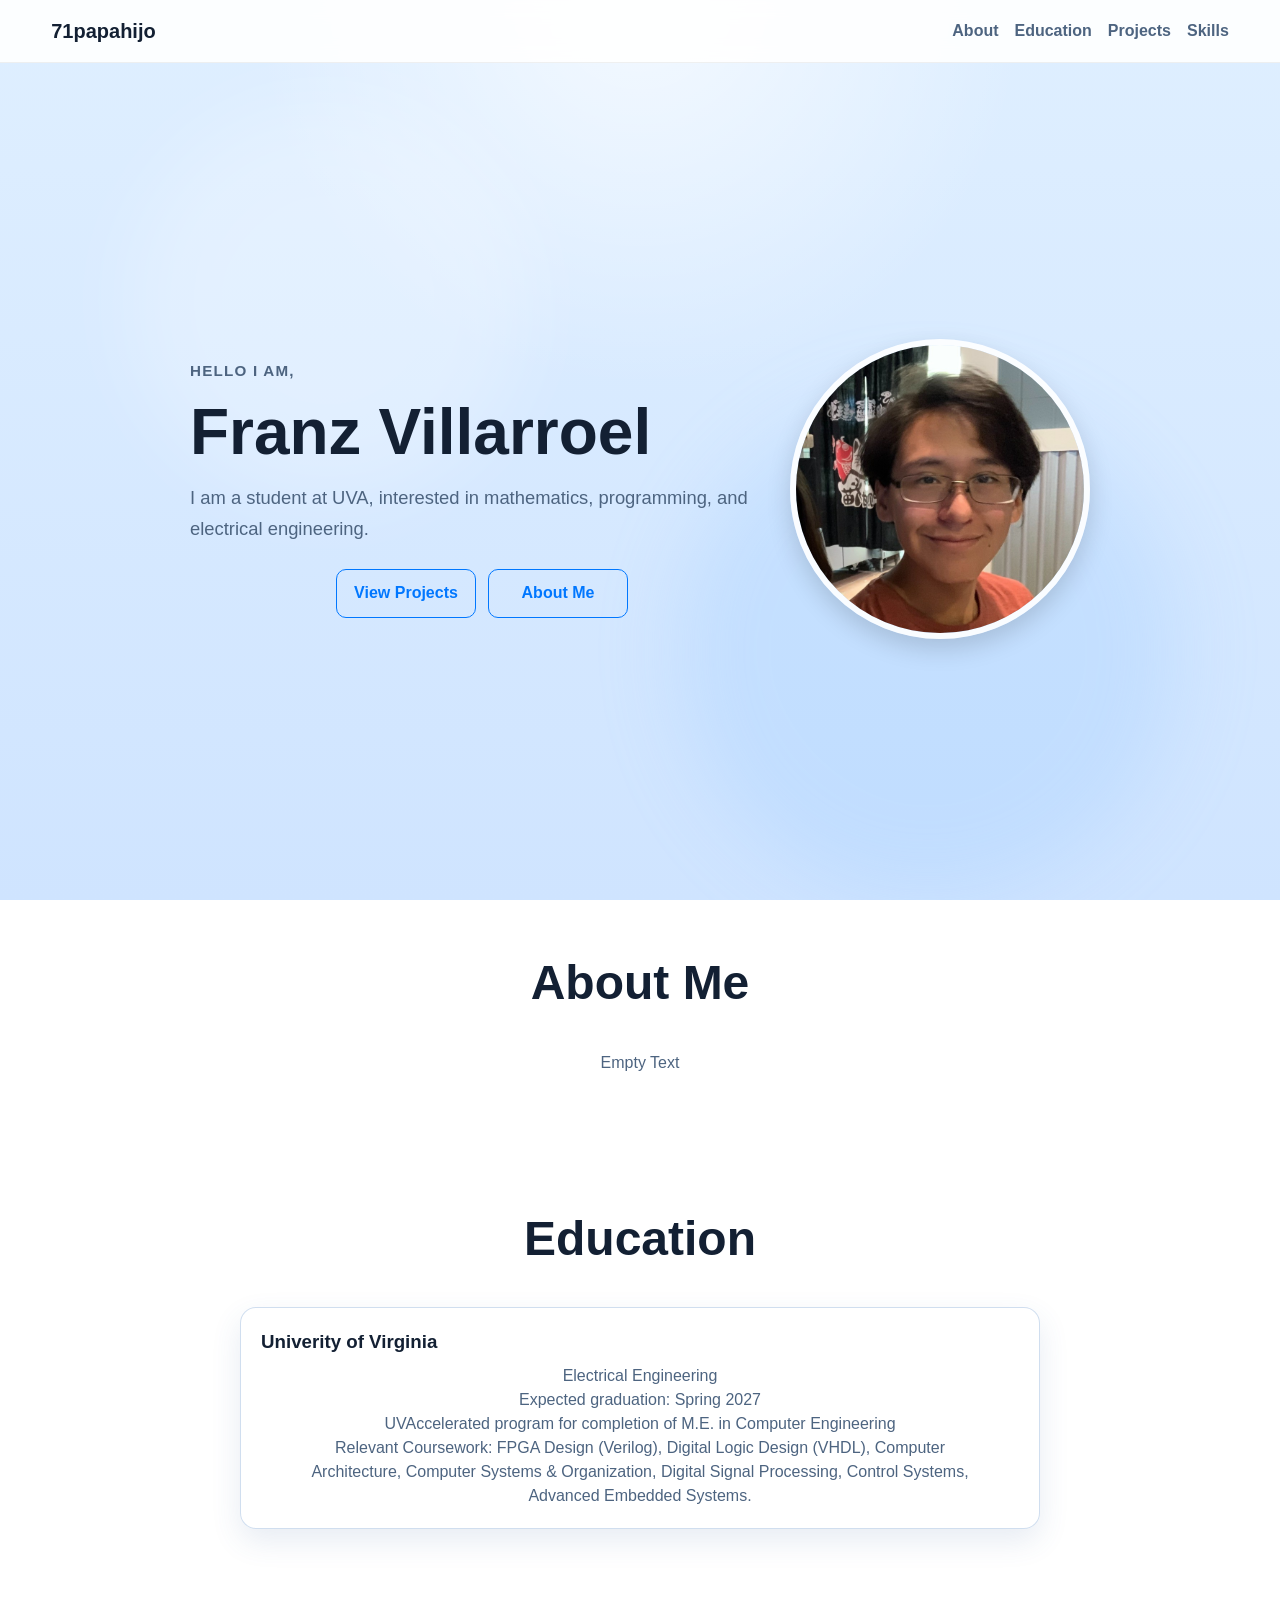
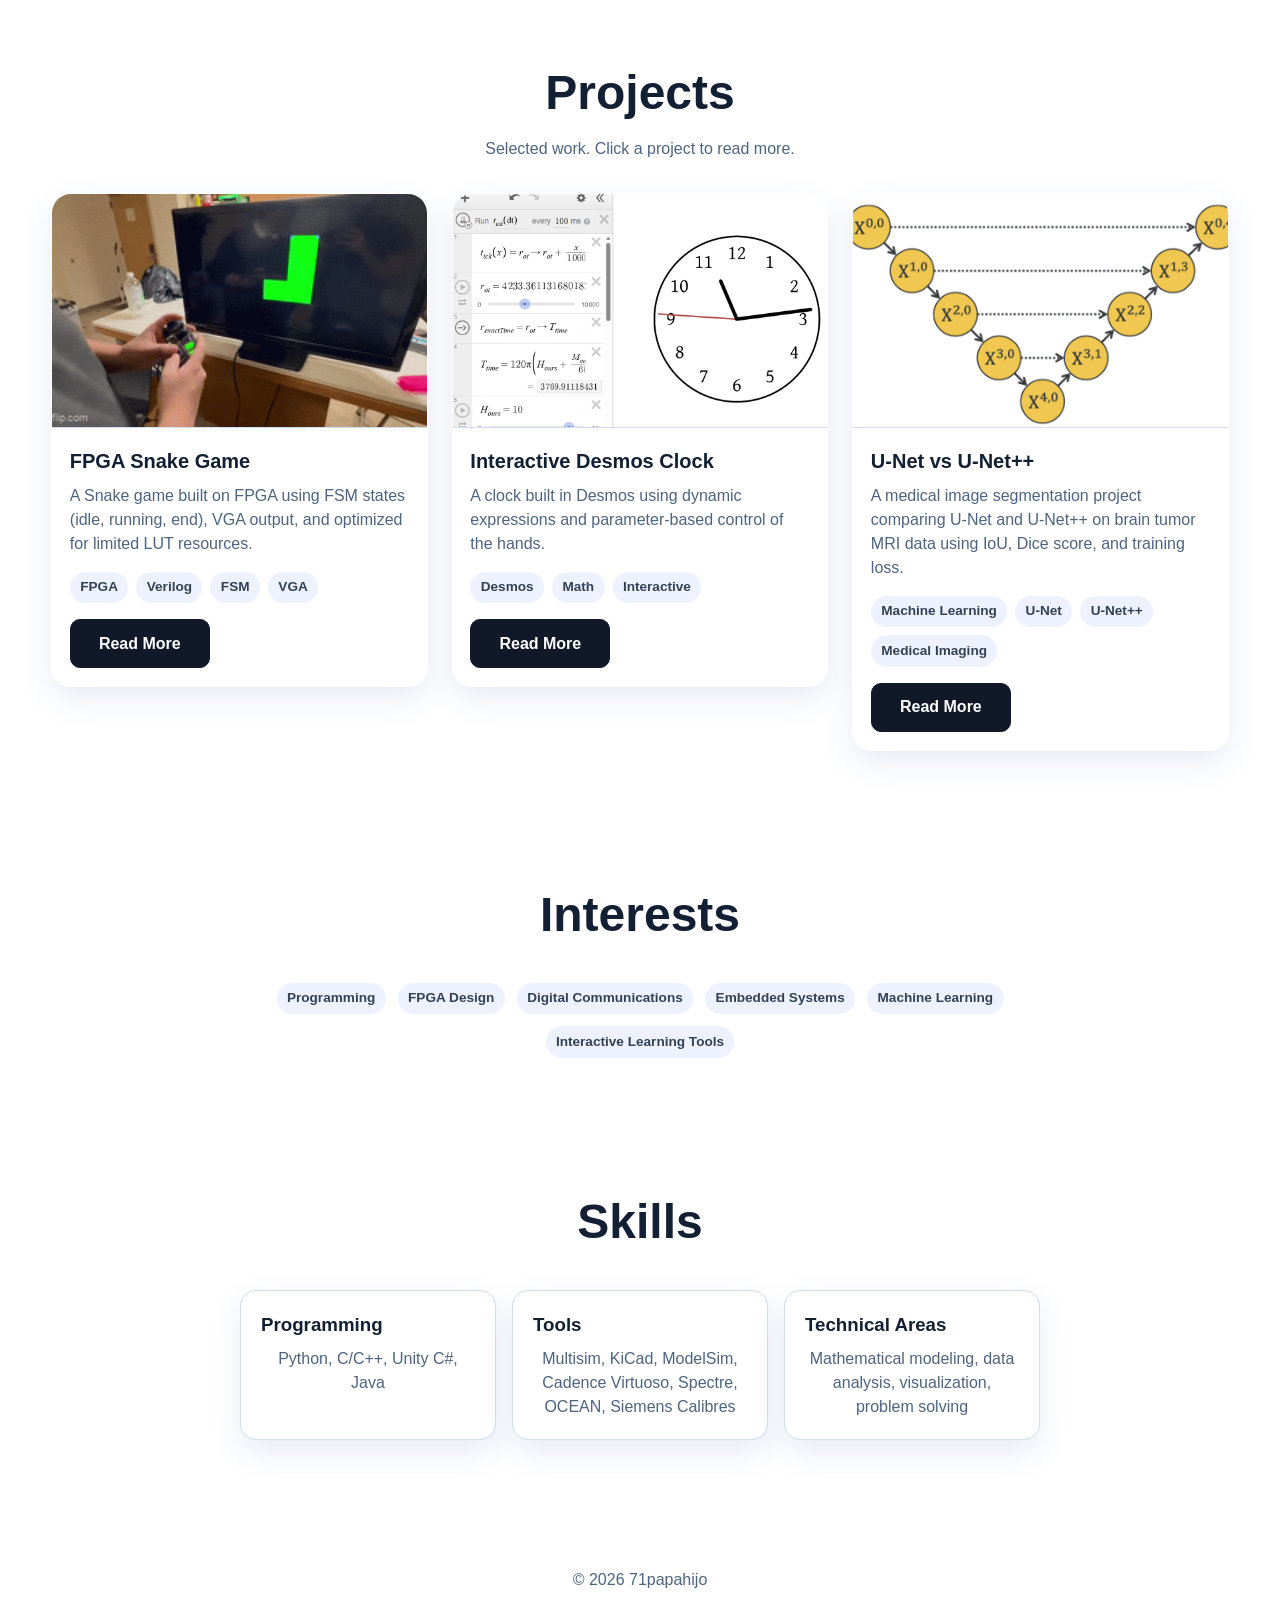
<file: index.html>
<!DOCTYPE html>
<html lang="en">
<head>
  <meta charset="UTF-8" />
  <meta name="viewport" content="width=device-width, initial-scale=1.0" />
  <title>71papahijo | Hello I Am, </title>
  <link rel="stylesheet" href="./assets/style.css" />
</head>
<body>
  <div class="page-bg">
    <div class="bg-orb orb-1"></div>
    <div class="bg-orb orb-2"></div>
  </div>

  <nav class="navbar">
    <div class="container">
      <a href="./index.html" class="logo">71papahijo</a>
      <ul class="nav-links">
        <li><a href="#about">About</a></li>
        <li><a href="#education">Education</a></li>
        <li><a href="#projects">Projects</a></li>
        <li><a href="#skills">Skills</a></li>
      </ul>
    </div>
  </nav>

  <main>
    <section class="hero" id="top">
      <div class="container hero-grid">
        <div class="hero-text">
          <p class="eyebrow">Hello I Am,</p>
          <h1>Franz Villarroel</h1>
          <p class="hero-lead">
            I am a student at UVA, interested in mathematics, programming, and electrical engineering.
          </p>

          <div class="btn-row hero-buttons">
            <a class="btn outline" href="#projects">View Projects</a>
            <a class="btn outline" href="#about">About Me</a>
          </div>
        </div>

        <div class="hero-photo-wrap">
          <img
            src="./assets/Images/profile.png"
            alt="Profile photo"
            class="hero-photo"
          />
        </div>
      </div>
    </section>

    <section class="section" id="about">
      <div class="container narrow">
        <div class="section-header">
          <h2>About Me</h2>
        </div>
        <p>
          Empty Text
        </p>
      </div>
    </section>

    <section class="section" id="education">
      <div class="container narrow">
        <div class="section-header">
          <h2>Education</h2>
        </div>
        <div class="info-card">
          <h3>Univerity of Virginia</h3>
          <p>Electrical Engineering</p>
          <p>Expected graduation: Spring 2027</p>
          <p>UVAccelerated program for completion of M.E. in Computer Engineering</p>
          <p>Relevant Coursework: FPGA Design (Verilog), Digital Logic Design (VHDL), Computer Architecture, Computer Systems & Organization, Digital Signal Processing, Control Systems, Advanced Embedded Systems.</p>
        </div>
      </div>
    </section>

    <section class="section" id="projects">
      <div class="container">
        <div class="section-header">
          <h2>Projects</h2>
          <p>Selected work. Click a project to read more.</p>
        </div>
        <div class="projects-grid" id="projectsGrid"></div>
      </div>
    </section>


    
    <section class="section" id="interests">
      <div class="container narrow">
        <div class="section-header">
          <h2>Interests</h2>
        </div>
        <div class="chip-list">
          <span class="tag">Programming</span>
          <span class="tag">FPGA Design</span>
          <span class="tag">Digital Communications</span>
          <span class="tag">Embedded Systems</span>
          <span class="tag">Machine Learning</span>
          <span class="tag">Interactive Learning Tools</span>
        </div>
      </div>
    </section>

    <section class="section" id="skills">
      <div class="container narrow">
        <div class="section-header">
          <h2>Skills</h2>
        </div>
        <div class="skills-grid">
          <div class="info-card">
            <h3>Programming</h3>
            <p>Python, C/C++, Unity C#, Java</p>
          </div>
          <div class="info-card">
            <h3>Tools</h3>
            <p>Multisim, KiCad, ModelSim, Cadence Virtuoso, Spectre, OCEAN, Siemens Calibres</p>
          </div>
          <div class="info-card">
            <h3>Technical Areas</h3>
            <p>Mathematical modeling, data analysis, visualization, problem solving</p>
          </div>
        </div>
      </div>
    </section>
    
  </main>

  <footer>
    <div class="container">© 2026 71papahijo</div>
  </footer>

  <script src="./assets/main.js"></script>
</body>
</html>
</file>
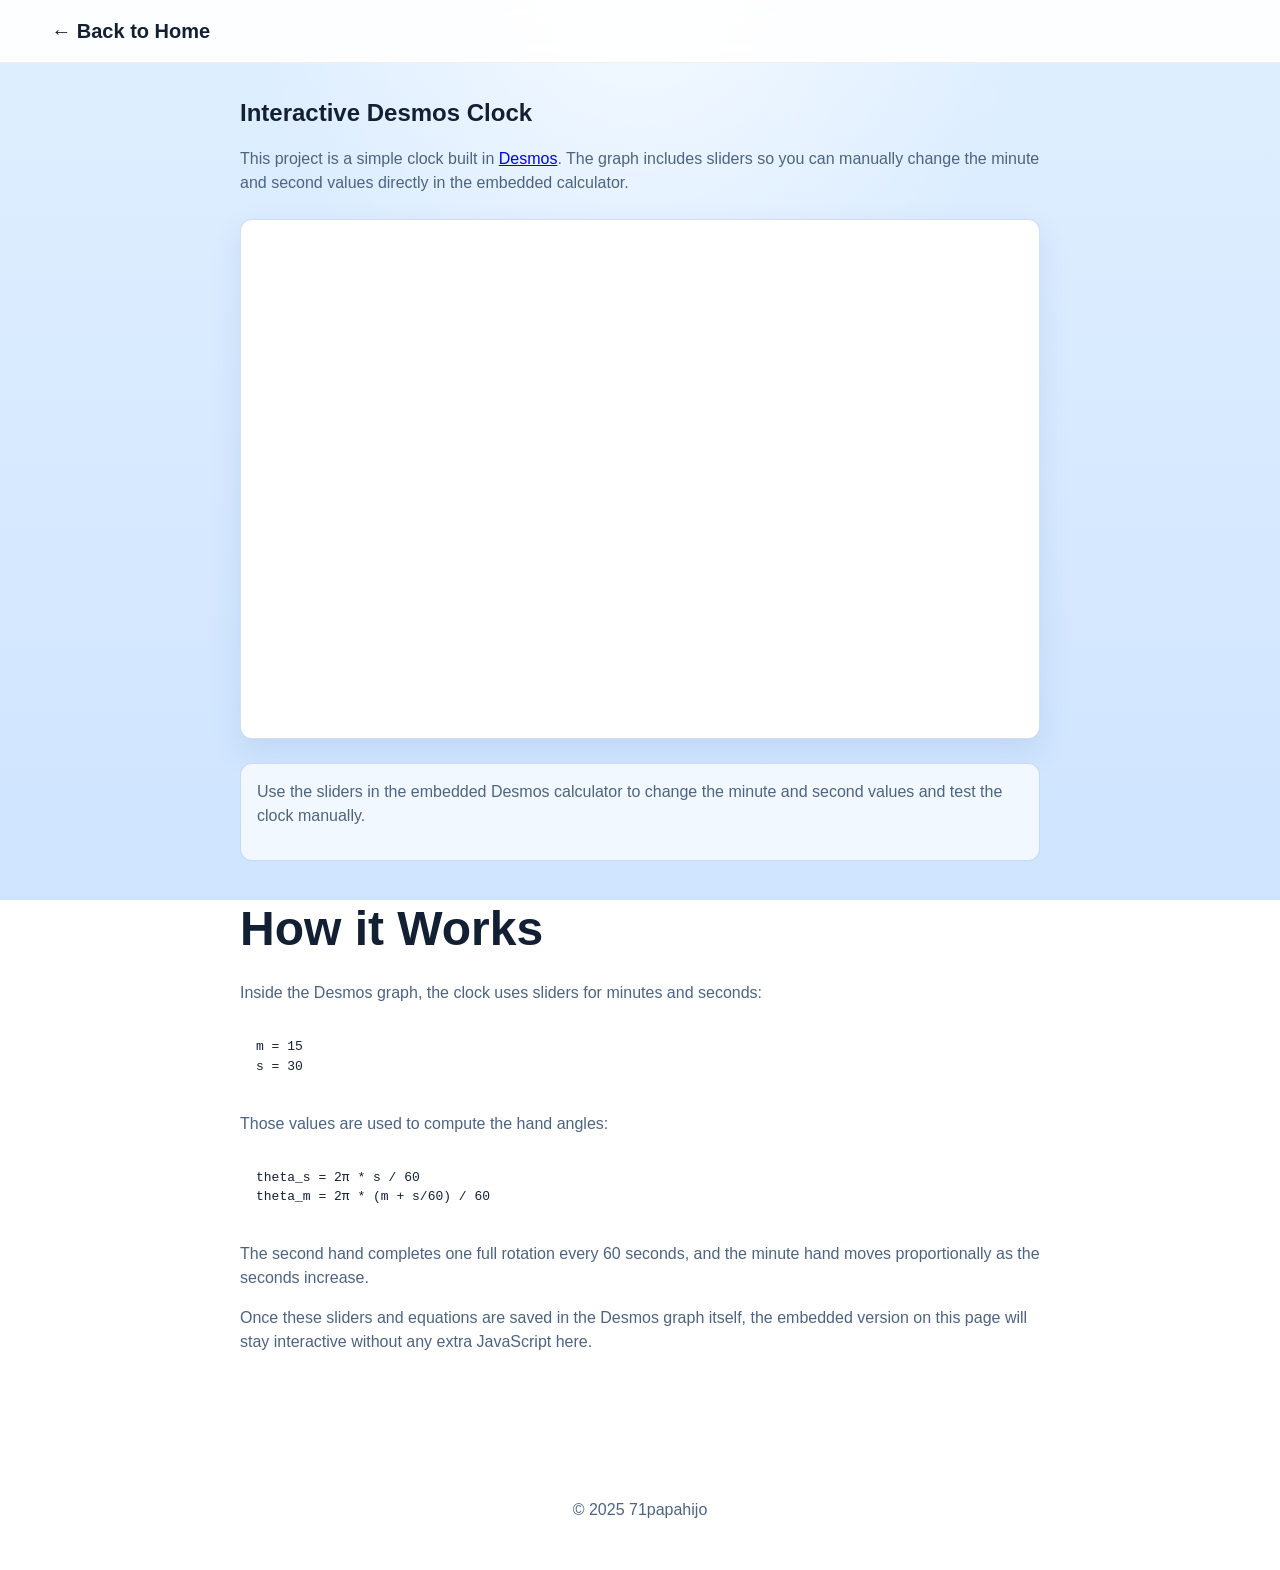
<file: projects/DesmosClock/DesmosClock.html>
<!DOCTYPE html>
<html lang="en">
<head>
  <meta charset="UTF-8" />
  <meta name="viewport" content="width=device-width, initial-scale=1.0" />
  <title>Desmos Clock Project</title>
  <link rel="stylesheet" href="../../assets/style.css" />
  <style>
    .project-page {
      padding-top: 2rem;
    }

    .project-page h1 {
      margin-bottom: 1rem;
    }

    .project-page h2 {
      margin: 2rem 0 1rem;
    }

    .project-page p {
      margin-bottom: 1rem;
      text-align: left;
      max-width: none;
    }

    .desmos-frame {
      width: 100%;
      height: 520px;
      border: 1px solid var(--border);
      border-radius: 12px;
      overflow: hidden;
      background: white;
      box-shadow: var(--shadow);
      margin: 1.5rem 0;
    }

    .desmos-frame iframe {
      width: 100%;
      height: 100%;
      border: 0;
      display: block;
    }

    .note-box {
      background: rgba(255, 255, 255, 0.72);
      border: 1px solid var(--border);
      border-radius: 12px;
      padding: 1rem;
      margin-top: 1rem;
    }
  </style>
</head>
<body>
  <nav class="navbar">
    <div class="container">
      <a href="../../index.html" class="logo">← Back to Home</a>
    </div>
  </nav>

  <main>
    <section class="section project-page">
      <div class="container narrow">
        <h1>Interactive Desmos Clock</h1>
        <p>
          This project is a simple clock built in
          <a href="https://www.desmos.com/" target="_blank" rel="noopener noreferrer">Desmos</a>.
          The graph includes sliders so you can manually change the minute and
          second values directly in the embedded calculator.
        </p>

        <div class="desmos-frame">
          <iframe
            src="https://www.desmos.com/calculator/92d6bfa8fa?embed"
            title="Interactive Desmos Clock"
            frameborder="0">
          </iframe>
        </div>

        <div class="note-box">
          <p>
            Use the sliders in the embedded Desmos calculator to change the
            minute and second values and test the clock manually.
          </p>
        </div>

        <h2>How it Works</h2>
        <p>
          Inside the Desmos graph, the clock uses sliders for minutes and seconds:
        </p>

        <pre>
m = 15
s = 30
        </pre>

        <p>
          Those values are used to compute the hand angles:
        </p>

        <pre>
theta_s = 2π * s / 60
theta_m = 2π * (m + s/60) / 60
        </pre>

        <p>
          The second hand completes one full rotation every 60 seconds, and the
          minute hand moves proportionally as the seconds increase.
        </p>

        <p>
          Once these sliders and equations are saved in the Desmos graph itself,
          the embedded version on this page will stay interactive without any
          extra JavaScript here.
        </p>
      </div>
    </section>
  </main>

  <footer>
    <p>© 2025 71papahijo</p>
  </footer>
</body>
</html>
</file>
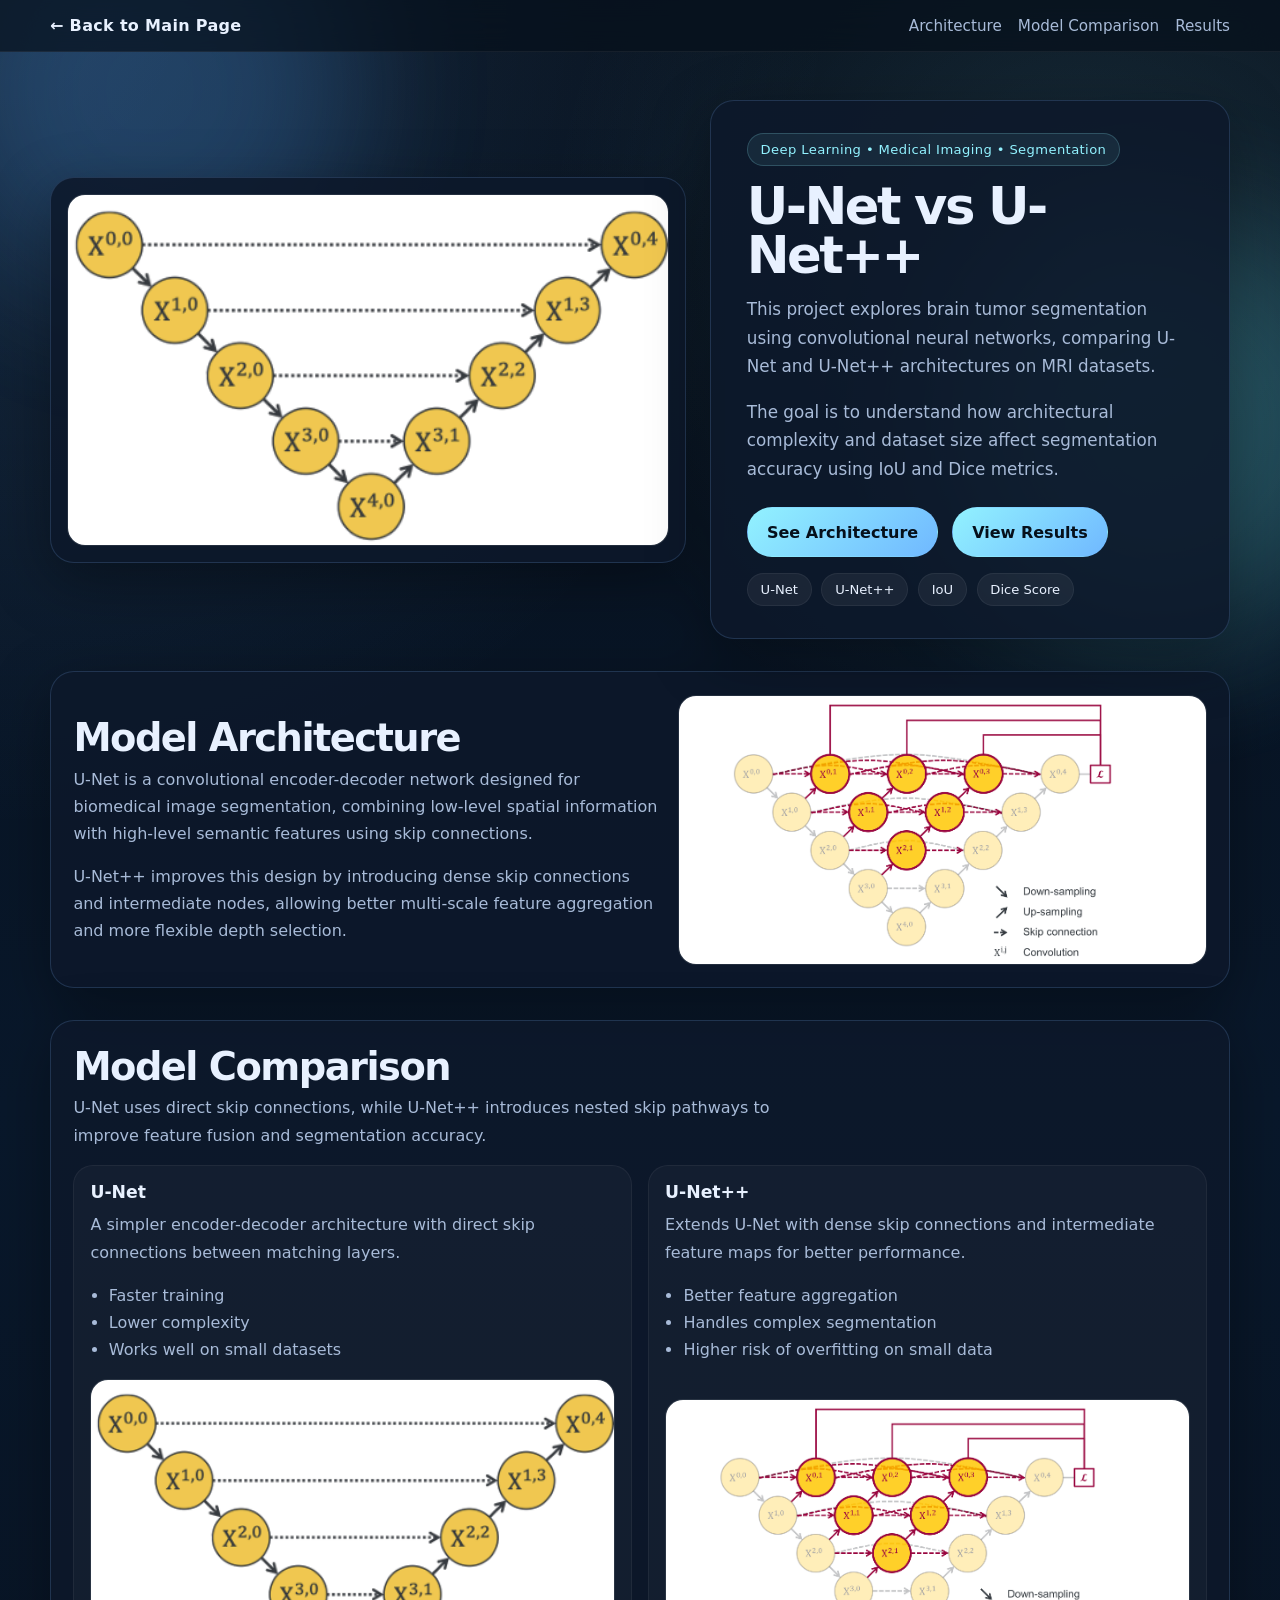
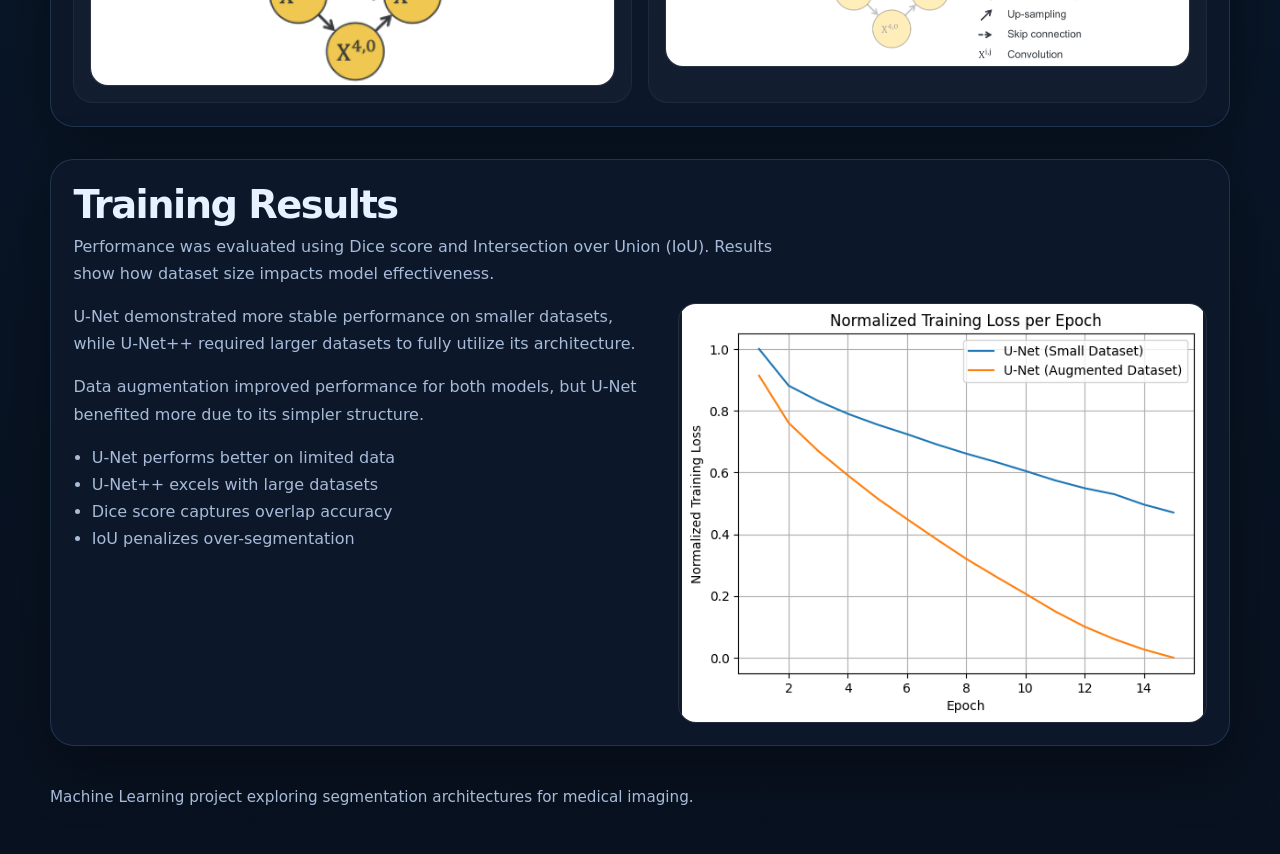
<file: projects/UNET/UNET.html>
<!DOCTYPE html>
<html lang="en">
<head>
  <meta charset="UTF-8" />
  <meta name="viewport" content="width=device-width, initial-scale=1.0" />
  <title>U-Net & U-Net++ | 71papahijo</title>

  <!-- SAME CSS (correct path) -->
  <link rel="stylesheet" href="../ProjectsStyle.css" />
</head>

<body>
  <nav class="nav">
    <div class="container nav-inner">
      <a class="brand" href="https://71papahijo.github.io/index.html">← Back to Main Page</a>
      <div class="nav-links">
        <a href="#architecture">Architecture</a>
        <a href="#comparison">Model Comparison</a>
        <a href="#results">Results</a>
      </div>
    </div>
  </nav>

  <main>
    <!-- HERO -->
    <section class="hero">
      <div class="container hero-grid">

        <div class="card hero-media hero-media-large">
          <img src="./fig_UNet.png" alt="U-Net Architecture" />
        </div>

        <div class="card hero-copy">
          <div class="eyebrow">Deep Learning • Medical Imaging • Segmentation</div>
          <h1>U-Net vs U-Net++</h1>

          <p>
            This project explores brain tumor segmentation using convolutional neural networks,
            comparing U-Net and U-Net++ architectures on MRI datasets.
          </p>

          <p>
            The goal is to understand how architectural complexity and dataset size affect
            segmentation accuracy using IoU and Dice metrics.
          </p>

          <div class="hero-actions">
            <a class="btn btn-primary" href="#comparison">See Architecture</a>
            <a class="btn btn-primary" href="#results">View Results</a>
          </div>

          <div class="tag-row">
            <span class="tag">U-Net</span>
            <span class="tag">U-Net++</span>
            <span class="tag">IoU</span>
            <span class="tag">Dice Score</span>
          </div>
        </div>

      </div>
    </section>

    <!-- ARCHITECTURE -->
    <section id="architecture" class="section-block">
      <div class="container">
        <div class="card feature-card">

          <div class="feature-text">
            <h2>Model Architecture</h2>

            <p>
              U-Net is a convolutional encoder-decoder network designed for biomedical image segmentation,
              combining low-level spatial information with high-level semantic features using skip connections.
            </p>

            <p>
              U-Net++ improves this design by introducing dense skip connections and intermediate nodes,
              allowing better multi-scale feature aggregation and more flexible depth selection.
            </p>
          </div>

          <div class="feature-visual">
            <img src="./fig_UNet++.png" alt="U-Net++ Architecture" />
          </div>

        </div>
      </div>
    </section>

    <!-- COMPARISON -->
    <section id="comparison" class="section-block">
      <div class="container">
        <div class="card section-card">

          <div class="section-head">
            <h2>Model Comparison</h2>
            <p>
              U-Net uses direct skip connections, while U-Net++ introduces nested skip pathways
              to improve feature fusion and segmentation accuracy.
            </p>
          </div>

          <div class="state-grid">

            <article class="state-panel">
              <div class="state-text">
                <h3>U-Net</h3>
                <p>
                  A simpler encoder-decoder architecture with direct skip connections between matching layers.
                </p>
                <ul class="state-list">
                  <li>Faster training</li>
                  <li>Lower complexity</li>
                  <li>Works well on small datasets</li>
                </ul>
              </div>
              <div class="state-image-wrap">
                <img src="./fig_UNet.png" alt="U-Net Diagram" />
              </div>
            </article>

            <article class="state-panel">
              <div class="state-text">
                <h3>U-Net++</h3>
                <p>
                  Extends U-Net with dense skip connections and intermediate feature maps for better performance.
                </p>
                <ul class="state-list">
                  <li>Better feature aggregation</li>
                  <li>Handles complex segmentation</li>
                  <li>Higher risk of overfitting on small data</li>
                </ul>
              </div>
              <div class="state-image-wrap">
                <img src="./fig_UNet++.png" alt="U-Net++ Diagram" />
              </div>
            </article>

          </div>
        </div>
      </div>
    </section>

    <!-- RESULTS -->
    <section id="results" class="section-block">
      <div class="container">
        <div class="card section-card">

          <div class="section-head">
            <h2>Training Results</h2>
            <p>
              Performance was evaluated using Dice score and Intersection over Union (IoU).
              Results show how dataset size impacts model effectiveness.
            </p>
          </div>

          <div class="constraints-grid">

            <div class="constraint-text">
              <p>
                U-Net demonstrated more stable performance on smaller datasets,
                while U-Net++ required larger datasets to fully utilize its architecture.
              </p>

              <p>
                Data augmentation improved performance for both models, but U-Net benefited more
                due to its simpler structure.
              </p>

              <ul class="resource-list">
                <li>U-Net performs better on limited data</li>
                <li>U-Net++ excels with large datasets</li>
                <li>Dice score captures overlap accuracy</li>
                <li>IoU penalizes over-segmentation</li>
              </ul>
            </div>

            <div class="constraint-visual">
              <img src="./TrainingLossUNET.png" alt="Training Loss Graph" />
            </div>

          </div>
        </div>
      </div>
    </section>

  </main>

  <footer class="footer">
    <div class="container">
      Machine Learning project exploring segmentation architectures for medical imaging.
    </div>
  </footer>
</body>
</html>
</file>
<file: assets/style.css>
/* Global Reset */
* {
  box-sizing: border-box;
  margin: 0;
  padding: 0;
}

:root {
  --bg: #dfefff;
  --bg-accent: #cfe4ff;
  --surface: rgba(255, 255, 255, 0.72);
  --text: #132033;
  --muted: #4d6480;
  --border: rgba(120, 160, 210, 0.35);
  --shadow: 0 12px 30px rgba(60, 100, 160, 0.12);
  --radius: 16px;
  --max-width: 1200px;
}

/* Smooth Scroll Behavior */
html {
  scroll-behavior: smooth;
}

body {
  margin: 0;
  font-family: Inter, "Segoe UI", Tahoma, sans-serif;
  line-height: 1.5;
  color: var(--text);
  background:
    radial-gradient(circle at top, rgba(255,255,255,0.65), transparent 35%),
    linear-gradient(180deg, var(--bg) 0%, var(--bg-accent) 100%);
  background-attachment: fixed;
}

/* Containers */
.container {
  width: min(92%, var(--max-width));
  margin: 0 auto;
}

.hero .container {
  max-width: 900px;
}

.container.narrow {
  max-width: 800px;
}

/* Background orbs */
.page-bg {
  position: fixed;
  inset: 0;
  overflow: hidden;
  pointer-events: none;
  z-index: -1;
}

.bg-orb {
  position: absolute;
  border-radius: 50%;
  filter: blur(40px);
  opacity: 0.5;
  transition: transform 0.1s linear;
}

.orb-1 {
  width: 400px;
  height: 400px;
  background: rgba(255, 255, 255, 0.5);
  top: 100px;
  left: 10%;
}

.orb-2 {
  width: 500px;
  height: 500px;
  background: rgba(150, 200, 255, 0.5);
  top: 400px;
  right: 8%;
}

/* Navbar */
.navbar {
  position: sticky;
  top: 0;
  z-index: 1000;
  background: rgba(255, 255, 255, 0.9);
  backdrop-filter: blur(10px);
  border-bottom: 1px solid rgba(0,0,0,0.06);
}

.navbar .container {
  display: flex;
  justify-content: space-between;
  align-items: center;
  padding: 1rem 0;
}

.logo {
  font-size: 1.25rem;
  font-weight: 800;
  color: var(--text);
  text-decoration: none;
}

.nav-links {
  list-style: none;
  display: flex;
  gap: 1rem;
}

.nav-links a {
  text-decoration: none;
  color: var(--muted);
  font-weight: 600;
  transition: color 0.2s ease;
}

.nav-links a:hover {
  color: var(--text);
}

/* Hero */
.hero {
  min-height: calc(100vh - 80px);
  display: flex;
  align-items: center;
  padding: 5rem 0 3rem;
}

.hero-grid {
  display: grid;
  grid-template-columns: 1fr auto;
  gap: 1rem;
  align-items: center;
}

.hero-text {
  max-width: 650px;
}

.eyebrow {
  font-size: 0.95rem;
  font-weight: 700;
  letter-spacing: 0.08em;
  text-transform: uppercase;
  color: var(--muted);
  margin-bottom: 1rem;
}

.hero h1 {
  font-size: clamp(2.8rem, 5vw, 4.5rem);
  line-height: 1.05;
  margin-bottom: 1rem;
}

.hero-lead {
  font-size: 1.15rem;
  line-height: 1.7;
  color: var(--muted);
  max-width: 600px;
  margin-bottom: 1.5rem;
}

.hero-buttons {
  justify-content: flex-start;
}

.hero-photo-wrap {
  width: 300px;
  height: 300px;
  margin-left: 0;
}

.hero-photo {
  width: 100%;
  height: 100%;
  object-fit: cover;
  border-radius: 50%;
  display: block;
  border: 6px solid rgba(255, 255, 255, 0.9);
  box-shadow: 0 10px 25px rgba(0,0,0,0.15);
}

/* Sections */
.section {
  padding: 4rem 0;
}

.section-header {
  text-align: center;
  margin-bottom: 2rem;
}

.section-header h1,
.section-header h2,
.section h2 {
  margin: 0 0 0.5rem;
  font-size: clamp(2rem, 4vw, 3rem);
}

.section-header p,
.section p {
  max-width: 700px;
  margin: 0 auto;
  text-align: center;
  color: var(--muted);
}

.alt-bg {
  background: #f9f9f9;
}

/* Prevent sticky navbar from covering anchors */
section {
  scroll-margin-top: 80px;
}

/* Cards / info */
.info-card {
  background: var(--surface);
  border: 1px solid var(--border);
  border-radius: var(--radius);
  box-shadow: var(--shadow);
  padding: 1.25rem;
}

.info-card h3 {
  margin-bottom: 0.5rem;
}

.skills-grid {
  display: grid;
  grid-template-columns: repeat(auto-fit, minmax(220px, 1fr));
  gap: 1rem;
}

.chip-list {
  display: flex;
  flex-wrap: wrap;
  gap: 0.75rem;
  justify-content: center;
}

/* Projects Grid */
.projects-grid {
  display: grid;
  grid-template-columns: repeat(auto-fit, minmax(280px, 1fr));
  gap: 1.5rem;
  align-items: start;
  margin-top: 2rem;
}

.project-card {
  background: var(--surface);
  border: 1px solid var(--border);
  border-radius: var(--radius);
  overflow: hidden;
  box-shadow: var(--shadow);
  transition: transform 0.2s ease, box-shadow 0.2s ease;
}

.project-card:hover {
  transform: translateY(-5px);
  box-shadow: 0 14px 30px rgba(0, 0, 0, 0.08);
}

.project-thumb {
  width: 100%;
  aspect-ratio: 16 / 10;
  object-fit: cover;
  display: block;
  border-bottom: 1px solid var(--border);
}

.project-info {
  padding: 1.1rem;
}

.project-info h3 {
  margin: 0 0 0.5rem;
  font-size: 1.25rem;
}

.project-info p {
  margin: 0 0 1rem;
  color: var(--muted);
  text-align: left;
}

.project-tags {
  display: flex;
  flex-wrap: wrap;
  gap: 0.5rem;
  margin-bottom: 1rem;
}

.tag {
  padding: 0.35rem 0.65rem;
  border-radius: 999px;
  background: #eef2ff;
  color: #334155;
  font-size: 0.85rem;
  font-weight: 700;
}

.project-actions {
  display: flex;
  gap: 0.75rem;
  flex-wrap: wrap;
}

/* Buttons */
.btn {
  display: inline-block;
  padding: 0.72rem 1rem;
  border-radius: 10px;
  text-decoration: none;
  font-weight: 700;
  border: 1px solid var(--border);
  color: var(--text);
  background: #fff;
  transition: background 0.2s ease, color 0.2s ease;
  min-width: 140px;
  text-align: center;
}

.btn:hover {
  background: #f3f4f6;
}

.btn-primary {
  background: #111827;
  color: #fff;
  border-color: #111827;
}

.btn-primary:hover {
  background: #000;
}

.btn.outline {
  background: transparent;
  border: 1px solid #0077ff;
  color: #0077ff;
}

.btn.outline:hover {
  background: #0077ff;
  color: #fff;
}

.btn-row {
  display: flex;
  gap: 0.75rem;
  justify-content: center;
  margin-top: 1rem;
}

/* Project page helpers */
.project-hero {
  padding: 7rem 0 2rem;
  text-align: center;
}

.meta {
  list-style: none;
  display: grid;
  grid-template-columns: auto 1fr;
  gap: 0.5rem 1rem;
  padding: 0;
  margin-top: 1rem;
}

/* Code blocks */
pre {
  background: rgba(255,255,255,0.7);
  padding: 1rem;
  border-radius: 8px;
  overflow: auto;
}

code {
  font-family: ui-monospace, SFMono-Regular, Menlo, Monaco, Consolas, "Liberation Mono", monospace;
}

/* Responsive embed */
.embed-wrap {
  position: relative;
  width: 100%;
  aspect-ratio: 16 / 9;
}

.embed-wrap iframe,
.embed-wrap video,
.embed-wrap img {
  position: absolute;
  inset: 0;
  width: 100%;
  height: 100%;
  border: 1px solid #ddd;
  border-radius: 8px;
  object-fit: cover;
}

/* Footer */
footer {
  padding: 2rem 0 3rem;
  text-align: center;
  color: var(--muted);
  margin-top: 2rem;
}

/* Responsive */
@media (max-width: 900px) {
  .hero {
    min-height: auto;
    padding: 4.5rem 0 2.5rem;
  }

  .hero-grid {
    grid-template-columns: 1fr;
    text-align: center;
  }

  .hero-text {
    max-width: 100%;
    margin: 0 auto;
  }

  .hero-lead {
    margin-left: auto;
    margin-right: auto;
  }

  .hero-buttons,
  .btn-row {
    justify-content: center;
  }

  .hero-photo {
    width: 100%;
    height: 100%;
    border-radius: 50%;
    object-fit: cover;
    display: block;
  }
}

@media (max-width: 768px) {
  .nav-links {
    gap: 1rem;
  }
}

@media (max-width: 700px) {
  .navbar .container {
    flex-direction: column;
    gap: 0.75rem;
  }
}

.projects-grid {
  display: grid;
  grid-template-columns: repeat(auto-fit, minmax(280px, 1fr));
  gap: 1.5rem;
  margin-top: 1.5rem;
}

.project-card {
  display: block;
  text-decoration: none;
  color: inherit;
  background: rgba(255, 255, 255, 0.04);
  border: 1px solid rgba(255, 255, 255, 0.08);
  border-radius: 20px;
  overflow: hidden;
  transition: transform 0.2s ease, box-shadow 0.2s ease, border-color 0.2s ease;
  backdrop-filter: blur(10px);
}

.project-card:hover {
  transform: translateY(-6px);
  box-shadow: 0 18px 40px rgba(0, 0, 0, 0.2);
  border-color: rgba(120, 190, 255, 0.35);
}

.project-preview {
  width: 100%;
  aspect-ratio: 16 / 10;
  overflow: hidden;
  background: rgba(255, 255, 255, 0.03);
}

.project-image {
  width: 100%;
  height: 100%;
  object-fit: cover;
  display: block;
}

.project-content {
  padding: 1rem 1.1rem 1.2rem;
}

.project-content h3 {
  margin: 0 0 0.5rem;
  font-size: 1.1rem;
}

.project-content p {
  margin: 0;
  font-size: 0.95rem;
  line-height: 1.5;
  opacity: 0.85;
}
</file>
<file: projects/ProjectsStyle.css>
:root {
  --bg: #08111f;
  --panel: rgba(13, 24, 43, 0.88);
  --panel-2: rgba(18, 34, 61, 0.9);
  --text: #e8f1ff;
  --muted: #a8bbd8;
  --line: rgba(130, 183, 255, 0.18);
  --accent: #70b8ff;
  --accent-2: #92f2ff;
  --warn: #ffd166;
  --shadow: 0 18px 60px rgba(0, 0, 0, 0.35);
  --radius: 24px;
  --max: 1180px;
}

* {
  box-sizing: border-box;
}

html {
  scroll-behavior: smooth;
}

body {
  margin: 0;
  font-family: Inter, ui-sans-serif, system-ui, -apple-system, BlinkMacSystemFont, "Segoe UI", sans-serif;
  color: var(--text);
  background:
    radial-gradient(circle at top left, rgba(112, 184, 255, 0.16), transparent 30%),
    radial-gradient(circle at 85% 10%, rgba(146, 242, 255, 0.12), transparent 22%),
    linear-gradient(180deg, #07101c 0%, #09182b 45%, #08111f 100%);
  min-height: 100vh;
  overflow-x: hidden;
}

body::before,
body::after {
  content: "";
  position: fixed;
  width: 420px;
  height: 420px;
  border-radius: 50%;
  filter: blur(70px);
  opacity: 0.22;
  z-index: -1;
  animation: drift 18s ease-in-out infinite;
}

body::before {
  top: -120px;
  left: -60px;
  background: #53a8ff;
}

body::after {
  right: -90px;
  top: 220px;
  background: #6bf6ff;
  animation-delay: -9s;
}

@keyframes drift {
  0%, 100% { transform: translate3d(0, 0, 0) scale(1); }
  50% { transform: translate3d(10px, 28px, 0) scale(1.08); }
}

.container {
  width: min(var(--max), calc(100% - 2rem));
  margin: 0 auto;
}

.nav {
  position: sticky;
  top: 0;
  z-index: 20;
  backdrop-filter: blur(18px);
  background: rgba(7, 16, 28, 0.7);
  border-bottom: 1px solid rgba(255, 255, 255, 0.06);
}

.nav-inner {
  display: flex;
  align-items: center;
  justify-content: space-between;
  padding: 1rem 0;
  gap: 1rem;
}

.brand {
  color: var(--text);
  text-decoration: none;
  font-weight: 800;
  letter-spacing: 0.02em;
}

.nav-links {
  display: flex;
  gap: 1rem;
  flex-wrap: wrap;
}

.nav-links a {
  color: var(--muted);
  text-decoration: none;
  font-size: 0.95rem;
  transition: color 0.2s ease;
}

.nav-links a:hover,
.brand:hover {
  color: var(--accent-2);
}

.hero {
  padding: 3rem 0 1rem;
}

.hero-grid {
  display: grid;
  grid-template-columns: 1.1fr 0.9fr;
  gap: 1.5rem;
  align-items: center;
}

.card,
.section-card,
.feature-card {
  background: var(--panel);
  border: 1px solid var(--line);
  border-radius: var(--radius);
  box-shadow: var(--shadow);
}

.hero-media {
  padding: 1rem;
}

.hero-media-large img {
  width: 100%;
  max-height: 420px;
  object-fit: contain;
  object-position: center;
  display: block;
  border-radius: 18px;
  border: 1px solid rgba(255, 255, 255, 0.08);
  background: rgba(255, 255, 255, 0.02);
}

.hero-copy {
  padding: 2rem 2.25rem;
}

.eyebrow {
  display: inline-flex;
  align-items: center;
  gap: 0.55rem;
  padding: 0.5rem 0.8rem;
  border: 1px solid rgba(146, 242, 255, 0.2);
  border-radius: 999px;
  color: var(--accent-2);
  background: rgba(146, 242, 255, 0.08);
  font-size: 0.82rem;
  letter-spacing: 0.03em;
  margin-bottom: 1rem;
}

h1, h2, h3, p {
  margin-top: 0;
}

h1 {
  font-size: clamp(2.25rem, 4vw, 4.4rem);
  line-height: 0.95;
  letter-spacing: -0.05em;
  margin-bottom: 1rem;
}

h2 {
  font-size: clamp(1.6rem, 3vw, 2.4rem);
  letter-spacing: -0.04em;
  margin-bottom: 0.35rem;
}

h3 {
  font-size: 1.08rem;
  margin-bottom: 0.6rem;
}

p,
li {
  color: var(--muted);
  line-height: 1.7;
}

.hero-copy p {
  font-size: 1.05rem;
  max-width: 62ch;
}

.hero-actions {
  display: flex;
  flex-wrap: wrap;
  gap: 0.85rem;
  margin-top: 1.5rem;
}

.btn {
  display: inline-flex;
  align-items: center;
  justify-content: center;
  gap: 0.55rem;
  padding: 0.9rem 1.2rem;
  border-radius: 999px;
  text-decoration: none;
  font-weight: 700;
  transition: transform 0.2s ease, border-color 0.2s ease, background 0.2s ease;
  border: 1px solid transparent;
}

.btn-primary {
  color: #06101b;
  background: linear-gradient(135deg, var(--accent-2), var(--accent));
}

.btn:hover {
  transform: translateY(-2px);
}

.tag-row {
  display: flex;
  gap: 0.6rem;
  flex-wrap: wrap;
  margin-top: 1rem;
}

.tag {
  padding: 0.5rem 0.8rem;
  border-radius: 999px;
  background: rgba(255, 255, 255, 0.06);
  color: var(--text);
  font-size: 0.82rem;
  border: 1px solid rgba(255, 255, 255, 0.06);
}

.section-block {
  padding: 1rem 0;
}

.section-card {
  padding: 1.4rem;
}

.section-head {
  margin-bottom: 1rem;
}

.section-head p {
  max-width: 70ch;
  margin-bottom: 0;
}

.feature-card {
  display: grid;
  grid-template-columns: 1.05fr 0.95fr;
  gap: 1.25rem;
  padding: 1.4rem;
  align-items: center;
}

.feature-text p:last-child {
  margin-bottom: 0;
}

.feature-visual img,
.constraint-visual img,
.state-image-wrap img {
  width: 100%;
  max-width: 100%;
  height: auto;
  max-height: 420px;
  object-fit: contain;
  object-position: center;
  display: block;
  border-radius: 18px;
  border: 1px solid rgba(255, 255, 255, 0.08);
  background: rgba(255, 255, 255, 0.02);
}

.state-grid {
  display: grid;
  grid-template-columns: repeat(2, minmax(0, 1fr));
  gap: 1rem;
}

.state-panel {
  display: grid;
  grid-template-rows: auto auto;
  gap: 1rem;
  padding: 1rem;
  border-radius: 20px;
  background: rgba(255, 255, 255, 0.03);
  border: 1px solid rgba(255, 255, 255, 0.05);
}

.state-list,
.resource-list {
  padding-left: 1.15rem;
  margin: 0.8rem 0 0;
}

.constraints-grid {
  display: grid;
  grid-template-columns: 1.05fr 0.95fr;
  gap: 1.25rem;
  align-items: start;
}

.footer {
  padding: 1.6rem 0 3rem;
  color: var(--muted);
  font-size: 0.95rem;
}

@media (max-width: 980px) {
  .nav-inner,
  .feature-card,
  .constraints-grid,
  .state-grid {
    grid-template-columns: 1fr;
  }

  .nav-inner {
    align-items: flex-start;
    flex-direction: column;
  }

  .hero {
    padding-top: 2rem;
  }

  .hero-copy,
  .section-card,
  .feature-card {
    padding: 1.2rem;
  } 
  
  .hero-grid {
    grid-template-columns: 1fr;
  }
  .hero-media-large img,
  .feature-visual img,
  .constraint-visual img,
  .state-image-wrap img {
    max-height: 320px;
  }
}
</file>
